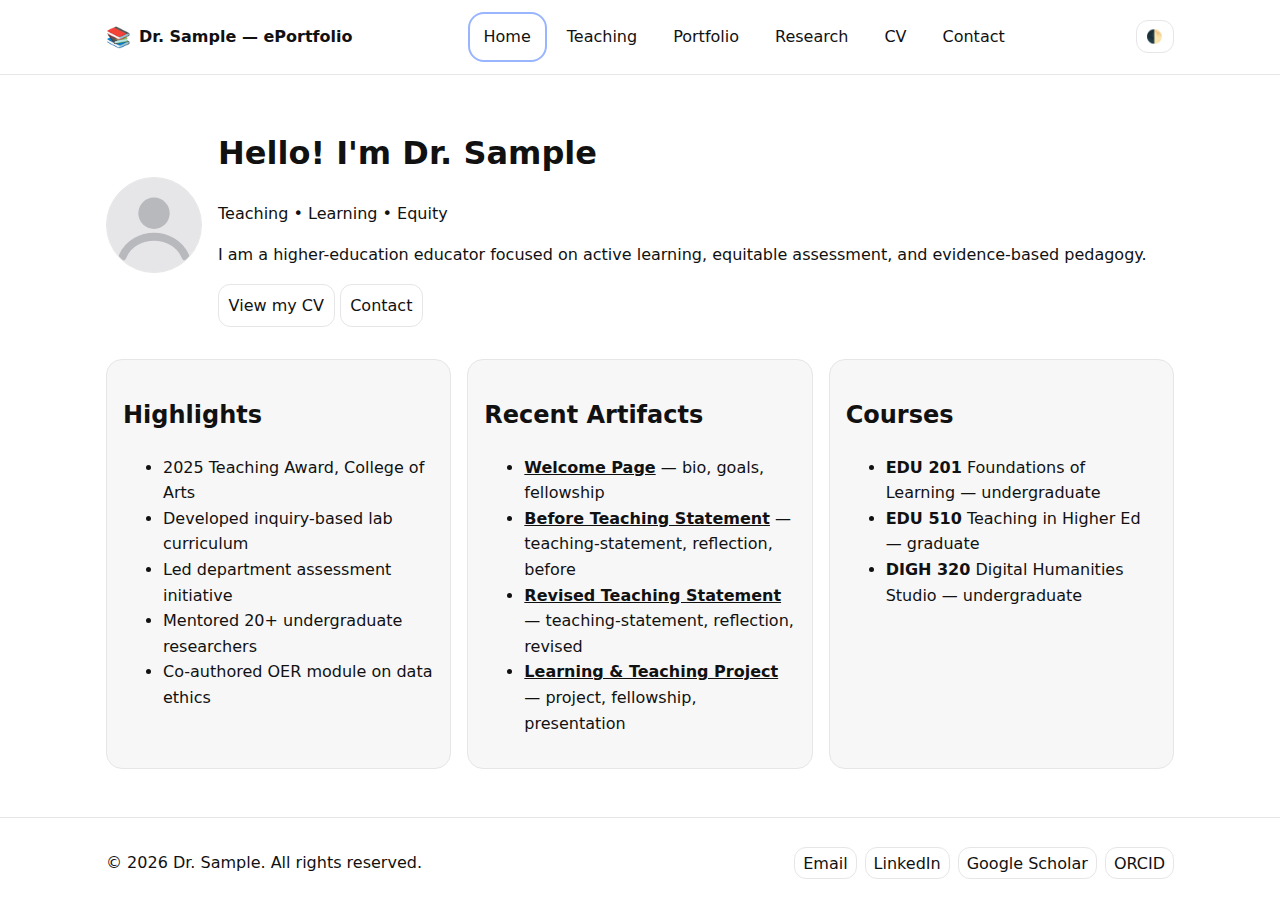
<file: index.html>
<!DOCTYPE html>
<html lang="en">
<head>
  <title>Home — Academic ePortfolio</title>
  <meta charset="utf-8" />
  <meta name="viewport" content="width=device-width, initial-scale=1" />

  <!-- SEO -->
  <meta name="description" content="Academic ePortfolio for teaching and learning in higher education." />
  <meta name="author" content="" id="meta-author" />

  <!-- Social -->
  <meta property="og:title" content="ePortfolio" id="og-title" />
  <meta property="og:description" content="Teaching & learning portfolio" id="og-description" />
  <meta property="og:type" content="website" />
  <meta property="og:image" content="assets/images/avatar.svg" id="og-image" />
  <meta name="twitter:card" content="summary_large_image" />

  <link rel="preload" href="styles/style.css" as="style" />
  <link rel="stylesheet" href="styles/style.css" />
  <script defer src="scripts/main.js"></script>
  <script defer src="scripts/render.js"></script>

</head>
<body data-page="index">
    <a class="skip-link" href="#main">Skip to content</a>
    <header class="site-header">
      <div class="wrap">
        <a class="brand" href="index.html" aria-label="Home">
          <span class="brand-logo" aria-hidden="true">📚</span>
          <span class="brand-name" id="site-title">ePortfolio</span>
        </a>
        <nav class="site-nav" aria-label="Main">
          <ul>
            <li><a data-active="index" href="index.html">Home</a></li>
            <li><a data-active="teaching" href="teaching.html">Teaching</a></li>
            <li><a data-active="portfolio" href="portfolio.html">Portfolio</a></li>
            <li><a data-active="research" href="research.html">Research</a></li>
            <li><a data-active="cv" href="cv.html">CV</a></li>
            <li><a data-active="contact" href="contact.html">Contact</a></li>
          </ul>
        </nav>
        <button class="theme-toggle" id="themeToggle" aria-label="Toggle dark mode">🌓</button>
      </div>
    </header>

  <main id="main" class="wrap flow">
    <section class="hero">
      <img class="avatar" src="assets/images/avatar.svg" alt="Portrait" />
      <div>
        <h1 id="home-title">Hello! I'm <span id="author-name">Your Name</span></h1>
        <p id="tagline">Educator • Researcher • Mentor</p>
        <p id="home-bio">I teach, research, and build supportive learning spaces in higher education.</p>
        <p><a class="button" href="cv.html">View my CV</a> <a class="button ghost" href="contact.html">Contact</a></p>
      </div>
    </section>

    <section class="grid">
      <article class="card">
        <h2>Highlights</h2>
        <ul id="highlights"></ul>
      </article>
      <article class="card">
        <h2>Recent Artifacts</h2>
        <ul id="recent-artifacts"></ul>
      </article>
      <article class="card">
        <h2>Courses</h2>
        <ul id="recent-courses"></ul>
      </article>
    </section>
  </main>
    <footer class="site-footer">
      <div class="wrap">
        <p id="copyright">© <span id="year"></span> <span id="author"></span>. All rights reserved.</p>
        <ul class="social" id="socialLinks" aria-label="Social links"></ul>
      </div>
    </footer>

</body>
</html>
</file>
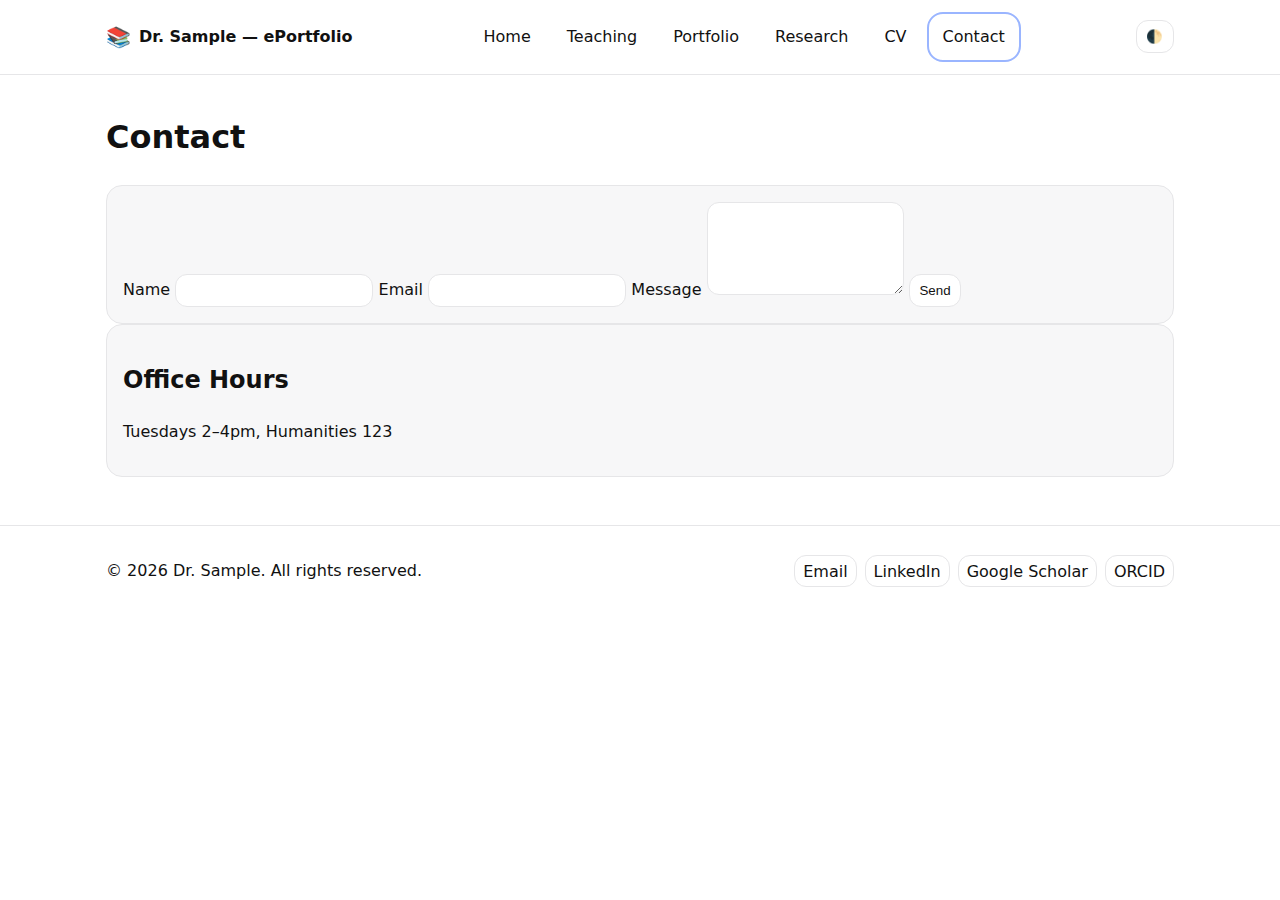
<file: contact.html>
<!DOCTYPE html>
<html lang="en">
<head>
  <title>Contact — Academic ePortfolio</title>
  <meta charset="utf-8" />
  <meta name="viewport" content="width=device-width, initial-scale=1" />

  <!-- SEO -->
  <meta name="description" content="Academic ePortfolio for teaching and learning in higher education." />
  <meta name="author" content="" id="meta-author" />

  <!-- Social -->
  <meta property="og:title" content="ePortfolio" id="og-title" />
  <meta property="og:description" content="Teaching & learning portfolio" id="og-description" />
  <meta property="og:type" content="website" />
  <meta property="og:image" content="assets/images/avatar.svg" id="og-image" />
  <meta name="twitter:card" content="summary_large_image" />

  <link rel="preload" href="styles/style.css" as="style" />
  <link rel="stylesheet" href="styles/style.css" />
  <script defer src="scripts/main.js"></script>
  <script defer src="scripts/render.js"></script>

</head>
<body data-page="contact">
    <a class="skip-link" href="#main">Skip to content</a>
    <header class="site-header">
      <div class="wrap">
        <a class="brand" href="index.html" aria-label="Home">
          <span class="brand-logo" aria-hidden="true">📚</span>
          <span class="brand-name" id="site-title">ePortfolio</span>
        </a>
        <nav class="site-nav" aria-label="Main">
          <ul>
            <li><a data-active="index" href="index.html">Home</a></li>
            <li><a data-active="teaching" href="teaching.html">Teaching</a></li>
            <li><a data-active="portfolio" href="portfolio.html">Portfolio</a></li>
            <li><a data-active="research" href="research.html">Research</a></li>
            <li><a data-active="cv" href="cv.html">CV</a></li>
            <li><a data-active="contact" href="contact.html">Contact</a></li>
          </ul>
        </nav>
        <button class="theme-toggle" id="themeToggle" aria-label="Toggle dark mode">🌓</button>
      </div>
    </header>

  <main id="main" class="wrap flow">
    <h1>Contact</h1>
    <form class="card flow" action="https://formspree.io/f/your-id" method="POST">
      <label>
        Name
        <input name="name" required />
      </label>
      <label>
        Email
        <input type="email" name="email" required />
      </label>
      <label>
        Message
        <textarea name="message" rows="5" required></textarea>
      </label>
      <button class="button" type="submit">Send</button>
    </form>

    <section class="card flow">
      <h2>Office Hours</h2>
      <p id="office-hours">Tuesdays 2–4pm, Humanities 123</p>
    </section>
  </main>
    <footer class="site-footer">
      <div class="wrap">
        <p id="copyright">© <span id="year"></span> <span id="author"></span>. All rights reserved.</p>
        <ul class="social" id="socialLinks" aria-label="Social links"></ul>
      </div>
    </footer>

</body>
</html>
</file>
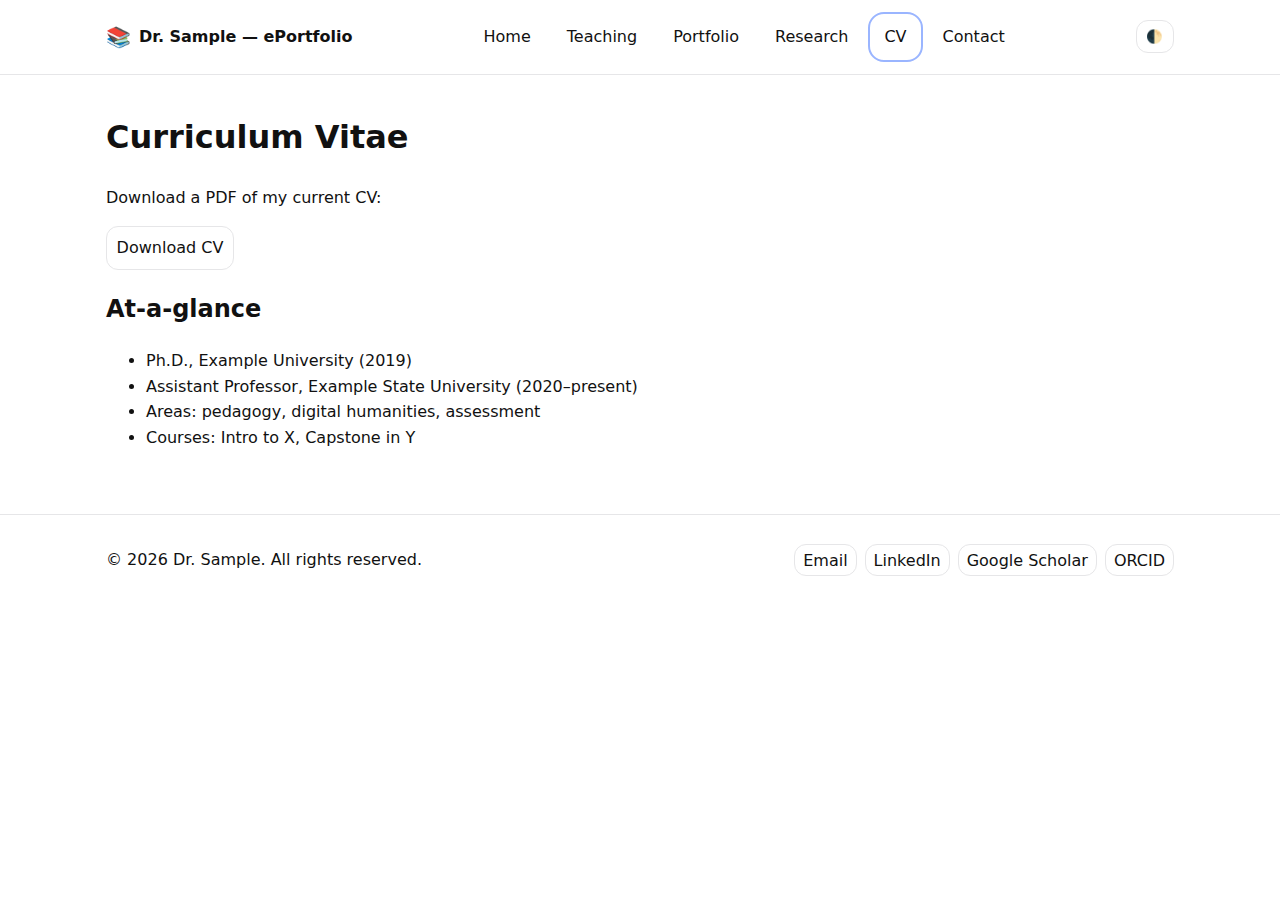
<file: cv.html>
<!DOCTYPE html>
<html lang="en">
<head>
  <title>CV — Academic ePortfolio</title>
  <meta charset="utf-8" />
  <meta name="viewport" content="width=device-width, initial-scale=1" />

  <!-- SEO -->
  <meta name="description" content="Academic ePortfolio for teaching and learning in higher education." />
  <meta name="author" content="" id="meta-author" />

  <!-- Social -->
  <meta property="og:title" content="ePortfolio" id="og-title" />
  <meta property="og:description" content="Teaching & learning portfolio" id="og-description" />
  <meta property="og:type" content="website" />
  <meta property="og:image" content="assets/images/avatar.svg" id="og-image" />
  <meta name="twitter:card" content="summary_large_image" />

  <link rel="preload" href="styles/style.css" as="style" />
  <link rel="stylesheet" href="styles/style.css" />
  <script defer src="scripts/main.js"></script>
  <script defer src="scripts/render.js"></script>

</head>
<body data-page="cv">
    <a class="skip-link" href="#main">Skip to content</a>
    <header class="site-header">
      <div class="wrap">
        <a class="brand" href="index.html" aria-label="Home">
          <span class="brand-logo" aria-hidden="true">📚</span>
          <span class="brand-name" id="site-title">ePortfolio</span>
        </a>
        <nav class="site-nav" aria-label="Main">
          <ul>
            <li><a data-active="index" href="index.html">Home</a></li>
            <li><a data-active="teaching" href="teaching.html">Teaching</a></li>
            <li><a data-active="portfolio" href="portfolio.html">Portfolio</a></li>
            <li><a data-active="research" href="research.html">Research</a></li>
            <li><a data-active="cv" href="cv.html">CV</a></li>
            <li><a data-active="contact" href="contact.html">Contact</a></li>
          </ul>
        </nav>
        <button class="theme-toggle" id="themeToggle" aria-label="Toggle dark mode">🌓</button>
      </div>
    </header>

  <main id="main" class="wrap flow">
    <h1>Curriculum Vitae</h1>
    <p>Download a PDF of my current CV:</p>
    <p><a class="button" id="cvLink" href="#" download>Download CV</a></p>
    <h2>At-a-glance</h2>
    <ul id="cvSummary"></ul>
  </main>
    <footer class="site-footer">
      <div class="wrap">
        <p id="copyright">© <span id="year"></span> <span id="author"></span>. All rights reserved.</p>
        <ul class="social" id="socialLinks" aria-label="Social links"></ul>
      </div>
    </footer>

</body>
</html>
</file>
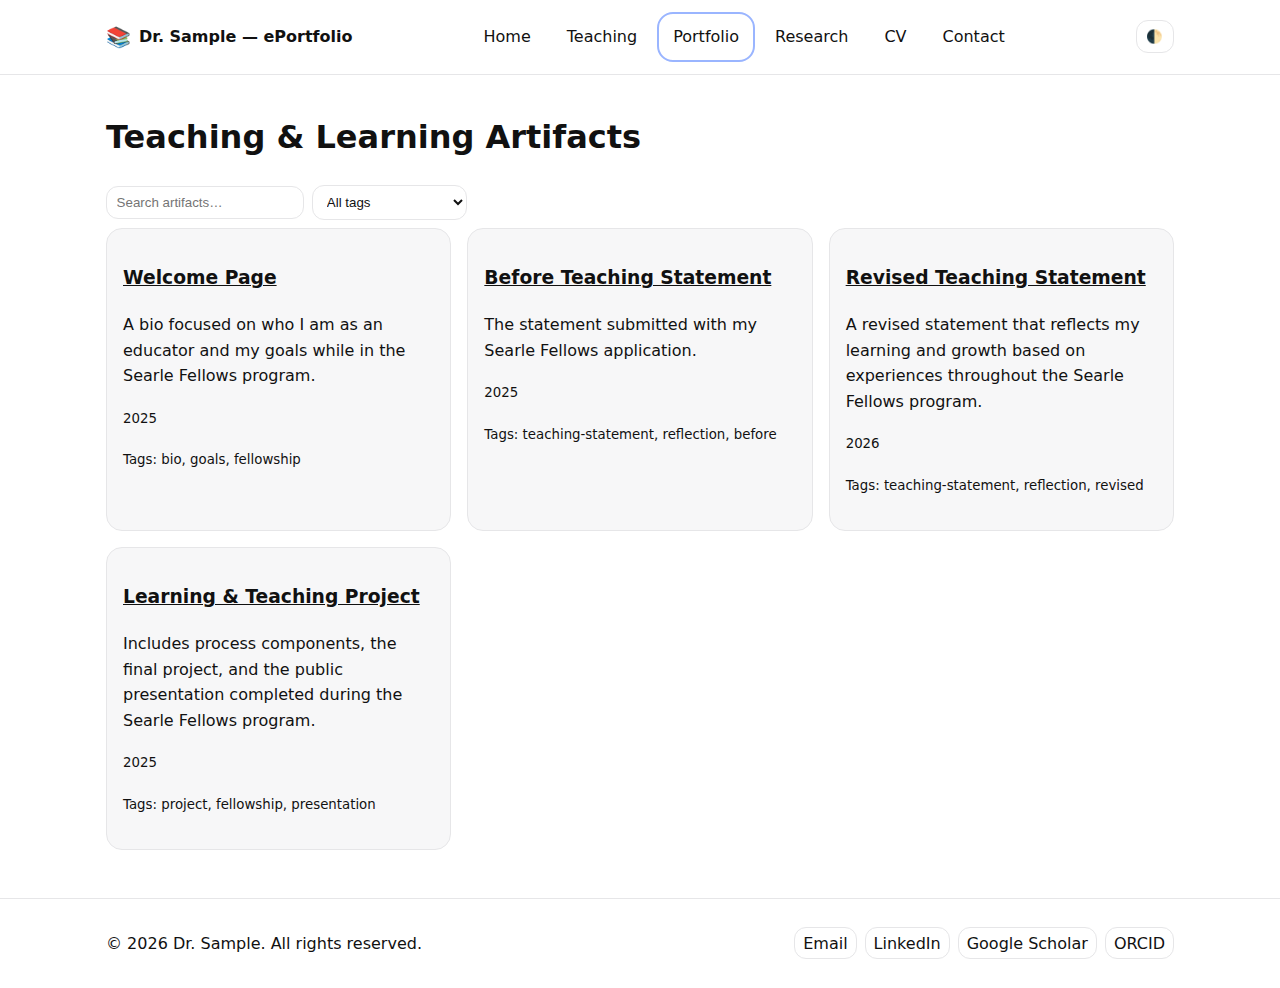
<file: portfolio.html>
<!DOCTYPE html>
<html lang="en">
<head>
  <title>Portfolio — Academic ePortfolio</title>
  <meta charset="utf-8" />
  <meta name="viewport" content="width=device-width, initial-scale=1" />

  <!-- SEO -->
  <meta name="description" content="Academic ePortfolio for teaching and learning in higher education." />
  <meta name="author" content="" id="meta-author" />

  <!-- Social -->
  <meta property="og:title" content="ePortfolio" id="og-title" />
  <meta property="og:description" content="Teaching & learning portfolio" id="og-description" />
  <meta property="og:type" content="website" />
  <meta property="og:image" content="assets/images/avatar.svg" id="og-image" />
  <meta name="twitter:card" content="summary_large_image" />

  <link rel="preload" href="styles/style.css" as="style" />
  <link rel="stylesheet" href="styles/style.css" />
  <script defer src="scripts/main.js"></script>
  <script defer src="scripts/render.js"></script>

</head>
<body data-page="portfolio">
    <a class="skip-link" href="#main">Skip to content</a>
    <header class="site-header">
      <div class="wrap">
        <a class="brand" href="index.html" aria-label="Home">
          <span class="brand-logo" aria-hidden="true">📚</span>
          <span class="brand-name" id="site-title">ePortfolio</span>
        </a>
        <nav class="site-nav" aria-label="Main">
          <ul>
            <li><a data-active="index" href="index.html">Home</a></li>
            <li><a data-active="teaching" href="teaching.html">Teaching</a></li>
            <li><a data-active="portfolio" href="portfolio.html">Portfolio</a></li>
            <li><a data-active="research" href="research.html">Research</a></li>
            <li><a data-active="cv" href="cv.html">CV</a></li>
            <li><a data-active="contact" href="contact.html">Contact</a></li>
          </ul>
        </nav>
        <button class="theme-toggle" id="themeToggle" aria-label="Toggle dark mode">🌓</button>
      </div>
    </header>

  <main id="main" class="wrap flow">
    <h1>Teaching & Learning Artifacts</h1>

    <div class="controls">
      <input id="q" type="search" placeholder="Search artifacts…" aria-label="Search artifacts" />
      <select id="tagFilter" aria-label="Filter by tag">
        <option value="all">All tags</option>
      </select>
    </div>

    <ul id="artifacts" class="cards"></ul>
  </main>
    <footer class="site-footer">
      <div class="wrap">
        <p id="copyright">© <span id="year"></span> <span id="author"></span>. All rights reserved.</p>
        <ul class="social" id="socialLinks" aria-label="Social links"></ul>
      </div>
    </footer>

</body>
</html>
</file>
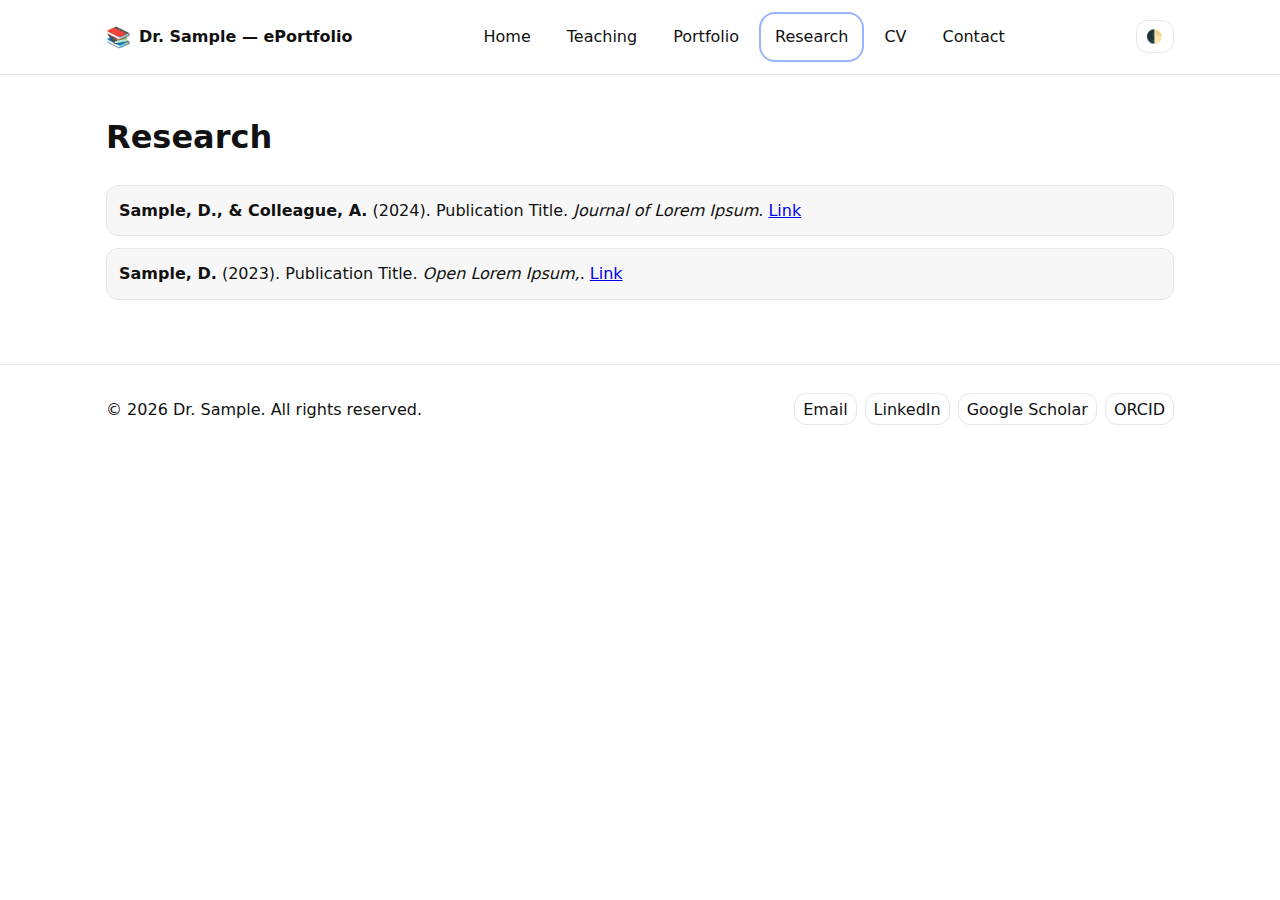
<file: research.html>
<!DOCTYPE html>
<html lang="en">
<head>
  <title>Research — Academic ePortfolio</title>
  <meta charset="utf-8" />
  <meta name="viewport" content="width=device-width, initial-scale=1" />

  <!-- SEO -->
  <meta name="description" content="Academic ePortfolio for teaching and learning in higher education." />
  <meta name="author" content="" id="meta-author" />

  <!-- Social -->
  <meta property="og:title" content="ePortfolio" id="og-title" />
  <meta property="og:description" content="Teaching & learning portfolio" id="og-description" />
  <meta property="og:type" content="website" />
  <meta property="og:image" content="assets/images/avatar.svg" id="og-image" />
  <meta name="twitter:card" content="summary_large_image" />

  <link rel="preload" href="styles/style.css" as="style" />
  <link rel="stylesheet" href="styles/style.css" />
  <script defer src="scripts/main.js"></script>
  <script defer src="scripts/render.js"></script>

</head>
<body data-page="research">
    <a class="skip-link" href="#main">Skip to content</a>
    <header class="site-header">
      <div class="wrap">
        <a class="brand" href="index.html" aria-label="Home">
          <span class="brand-logo" aria-hidden="true">📚</span>
          <span class="brand-name" id="site-title">ePortfolio</span>
        </a>
        <nav class="site-nav" aria-label="Main">
          <ul>
            <li><a data-active="index" href="index.html">Home</a></li>
            <li><a data-active="teaching" href="teaching.html">Teaching</a></li>
            <li><a data-active="portfolio" href="portfolio.html">Portfolio</a></li>
            <li><a data-active="research" href="research.html">Research</a></li>
            <li><a data-active="cv" href="cv.html">CV</a></li>
            <li><a data-active="contact" href="contact.html">Contact</a></li>
          </ul>
        </nav>
        <button class="theme-toggle" id="themeToggle" aria-label="Toggle dark mode">🌓</button>
      </div>
    </header>

  <main id="main" class="wrap flow">
    <h1>Research</h1>
    <ul id="publications" class="pubs"></ul>
  </main>
    <footer class="site-footer">
      <div class="wrap">
        <p id="copyright">© <span id="year"></span> <span id="author"></span>. All rights reserved.</p>
        <ul class="social" id="socialLinks" aria-label="Social links"></ul>
      </div>
    </footer>

</body>
</html>
</file>
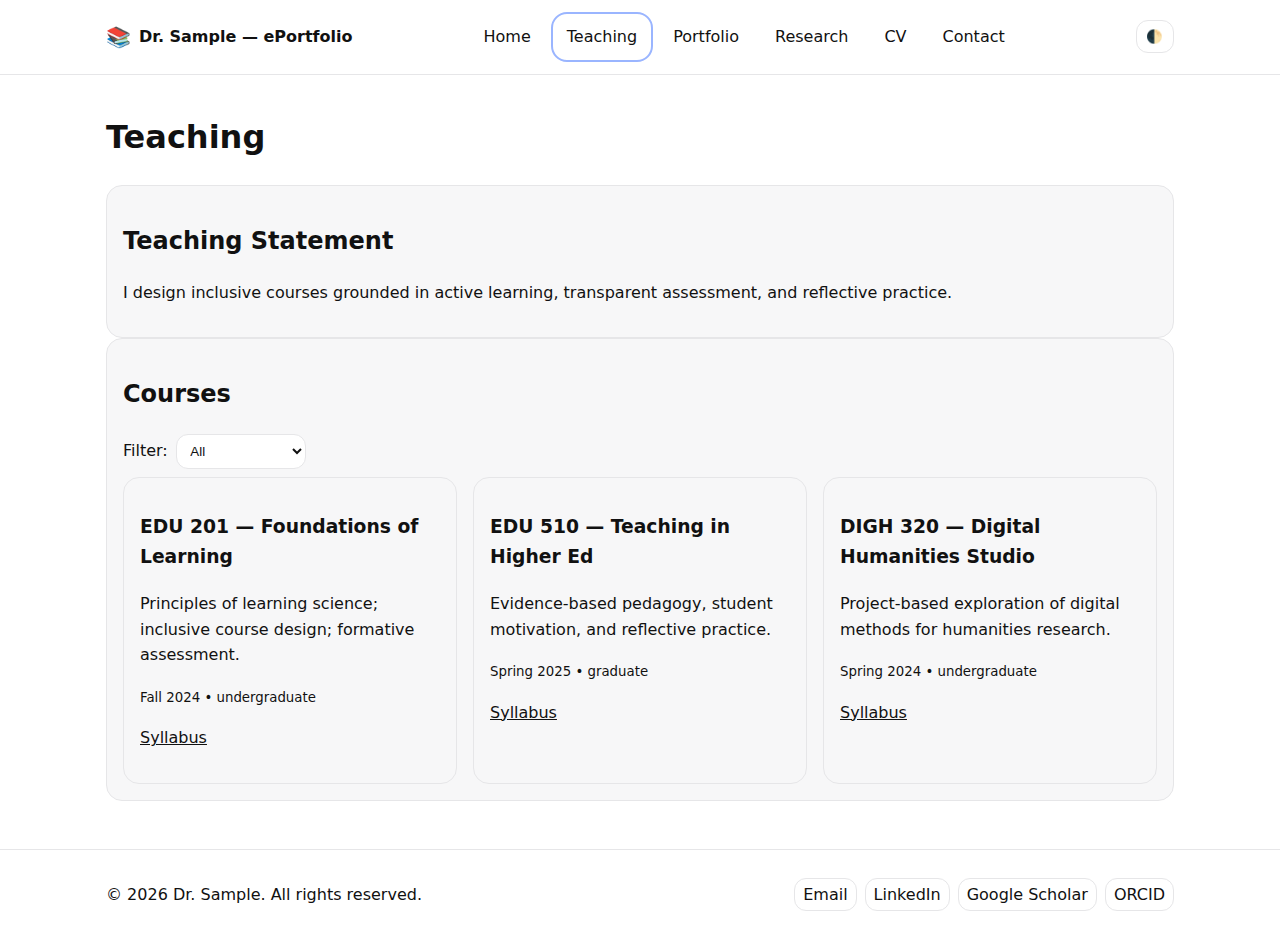
<file: teaching.html>
<!DOCTYPE html>
<html lang="en">
<head>
  <title>Teaching — Academic ePortfolio</title>
  <meta charset="utf-8" />
  <meta name="viewport" content="width=device-width, initial-scale=1" />

  <!-- SEO -->
  <meta name="description" content="Academic ePortfolio for teaching and learning in higher education." />
  <meta name="author" content="" id="meta-author" />

  <!-- Social -->
  <meta property="og:title" content="ePortfolio" id="og-title" />
  <meta property="og:description" content="Teaching & learning portfolio" id="og-description" />
  <meta property="og:type" content="website" />
  <meta property="og:image" content="assets/images/avatar.svg" id="og-image" />
  <meta name="twitter:card" content="summary_large_image" />

  <link rel="preload" href="styles/style.css" as="style" />
  <link rel="stylesheet" href="styles/style.css" />
  <script defer src="scripts/main.js"></script>
  <script defer src="scripts/render.js"></script>

</head>
<body data-page="teaching">
    <a class="skip-link" href="#main">Skip to content</a>
    <header class="site-header">
      <div class="wrap">
        <a class="brand" href="index.html" aria-label="Home">
          <span class="brand-logo" aria-hidden="true">📚</span>
          <span class="brand-name" id="site-title">ePortfolio</span>
        </a>
        <nav class="site-nav" aria-label="Main">
          <ul>
            <li><a data-active="index" href="index.html">Home</a></li>
            <li><a data-active="teaching" href="teaching.html">Teaching</a></li>
            <li><a data-active="portfolio" href="portfolio.html">Portfolio</a></li>
            <li><a data-active="research" href="research.html">Research</a></li>
            <li><a data-active="cv" href="cv.html">CV</a></li>
            <li><a data-active="contact" href="contact.html">Contact</a></li>
          </ul>
        </nav>
        <button class="theme-toggle" id="themeToggle" aria-label="Toggle dark mode">🌓</button>
      </div>
    </header>

  <main id="main" class="wrap flow">
    <h1>Teaching</h1>
    <section class="card flow">
      <h2>Teaching Statement</h2>
      <div id="teaching-statement">
        <p>I design inclusive courses grounded in active learning, transparent assessment, and reflective practice.</p>
      </div>
    </section>

    <section class="card flow">
      <h2>Courses</h2>
      <div class="controls">
        <label for="levelFilter">Filter:</label>
        <select id="levelFilter" aria-label="Filter by level">
          <option value="all">All</option>
          <option value="undergraduate">Undergraduate</option>
          <option value="graduate">Graduate</option>
        </select>
      </div>
      <ul id="courses" class="cards"></ul>
    </section>
  </main>
    <footer class="site-footer">
      <div class="wrap">
        <p id="copyright">© <span id="year"></span> <span id="author"></span>. All rights reserved.</p>
        <ul class="social" id="socialLinks" aria-label="Social links"></ul>
      </div>
    </footer>

</body>
</html>
</file>
<file: styles/style.css>
/* Base styles */
:root{
  --bg: #ffffff;
  --fg: #111111;
  --muted: #555;
  --accent: #2a6df4;
  --card: #f7f7f8;
  --ring: #9ab5ff;
  --border: #e6e6e8;
}

@media (prefers-color-scheme: dark){
  :root{
    --bg: #0c0d10;
    --fg: #f0f2f5;
    --muted: #c0c3c7;
    --accent: #6ea8fe;
    --card: #16181d;
    --ring: #2a6df4;
    --border: #2a2d33;
  }
}

[data-theme="dark"]{
  --bg: #0c0d10;
  --fg: #f0f2f5;
  --muted: #c0c3c7;
  --accent: #6ea8fe;
  --card: #16181d;
  --ring: #2a6df4;
  --border: #2a2d33;
}

*{box-sizing:border-box}
html,body{height:100%}
body{
  margin:0;
  font:16px/1.6 system-ui, -apple-system, Segoe UI, Roboto, "Helvetica Neue", Arial, "Noto Sans", "Liberation Sans", sans-serif;
  background:var(--bg);
  color:var(--fg);
}

.wrap{max-width:1100px;margin-inline:auto;padding:1rem;}

.site-header{
  border-bottom:1px solid var(--border);
  position:sticky;top:0;background:var(--bg);z-index:20;
}
.site-header .wrap{display:flex;gap:1rem;align-items:center;justify-content:space-between}
.brand{display:flex;gap:.5rem;align-items:center;color:inherit;text-decoration:none;font-weight:700}
.brand-logo{font-size:1.25rem}
.site-nav ul{display:flex;gap:.75rem;list-style:none;margin:0;padding:0;flex-wrap:wrap}
.site-nav a{display:inline-block;padding:.5rem .75rem;border-radius:.75rem;text-decoration:none;color:inherit}
.site-nav a.active,.site-nav a:focus-visible{outline:2px solid var(--ring);outline-offset:2px}
.site-nav a:hover{background:var(--card)}

.theme-toggle{border:1px solid var(--border);background:transparent;border-radius:.75rem;padding:.5rem .6rem;cursor:pointer}
.theme-toggle:focus-visible{outline:2px solid var(--ring);outline-offset:2px}

.skip-link{position:absolute;left:-9999px}
.skip-link:focus{left:1rem;top:1rem;background:var(--bg);padding:.5rem;border:2px solid var(--ring);z-index:1000}

.hero{display:grid;grid-template-columns:96px 1fr;gap:1rem;align-items:center;padding-block:1rem}
.avatar{width:96px;height:96px;border-radius:50%;background:var(--card);border:1px solid var(--border);}

.grid{display:grid;gap:1rem;grid-template-columns:repeat(auto-fit,minmax(260px,1fr));}
.card{background:var(--card);border:1px solid var(--border);border-radius:1rem;padding:1rem}
.cards{list-style:none;margin:0;padding:0;display:grid;gap:1rem;grid-template-columns:repeat(auto-fit,minmax(260px,1fr));}
.card a{color:inherit}

.controls{display:flex;gap:.5rem;align-items:center;flex-wrap:wrap;margin-bottom:.5rem}
.controls input,.controls select,.button,input,textarea{border:1px solid var(--border);background:var(--bg);color:inherit;border-radius:.75rem;padding:.5rem .6rem}
.button{display:inline-block;text-decoration:none}
.button.ghost{background:transparent}

.site-footer{margin-top:2rem;border-top:1px solid var(--border)}
.site-footer .wrap{display:flex;align-items:center;justify-content:space-between;gap:1rem;flex-wrap:wrap}
.social{display:flex;gap:.5rem;list-style:none;margin:0;padding:0}
.social a{padding:.35rem .5rem;border:1px solid var(--border);border-radius:.75rem;text-decoration:none;color:inherit}

.pubs{list-style: none; padding: 0; display: grid; gap: .75rem;}
.pubs li{background:var(--card);border:1px solid var(--border);border-radius:.75rem;padding:.75rem}

:focus-visible{outline:2px solid var(--ring);outline-offset:2px}
</file>
